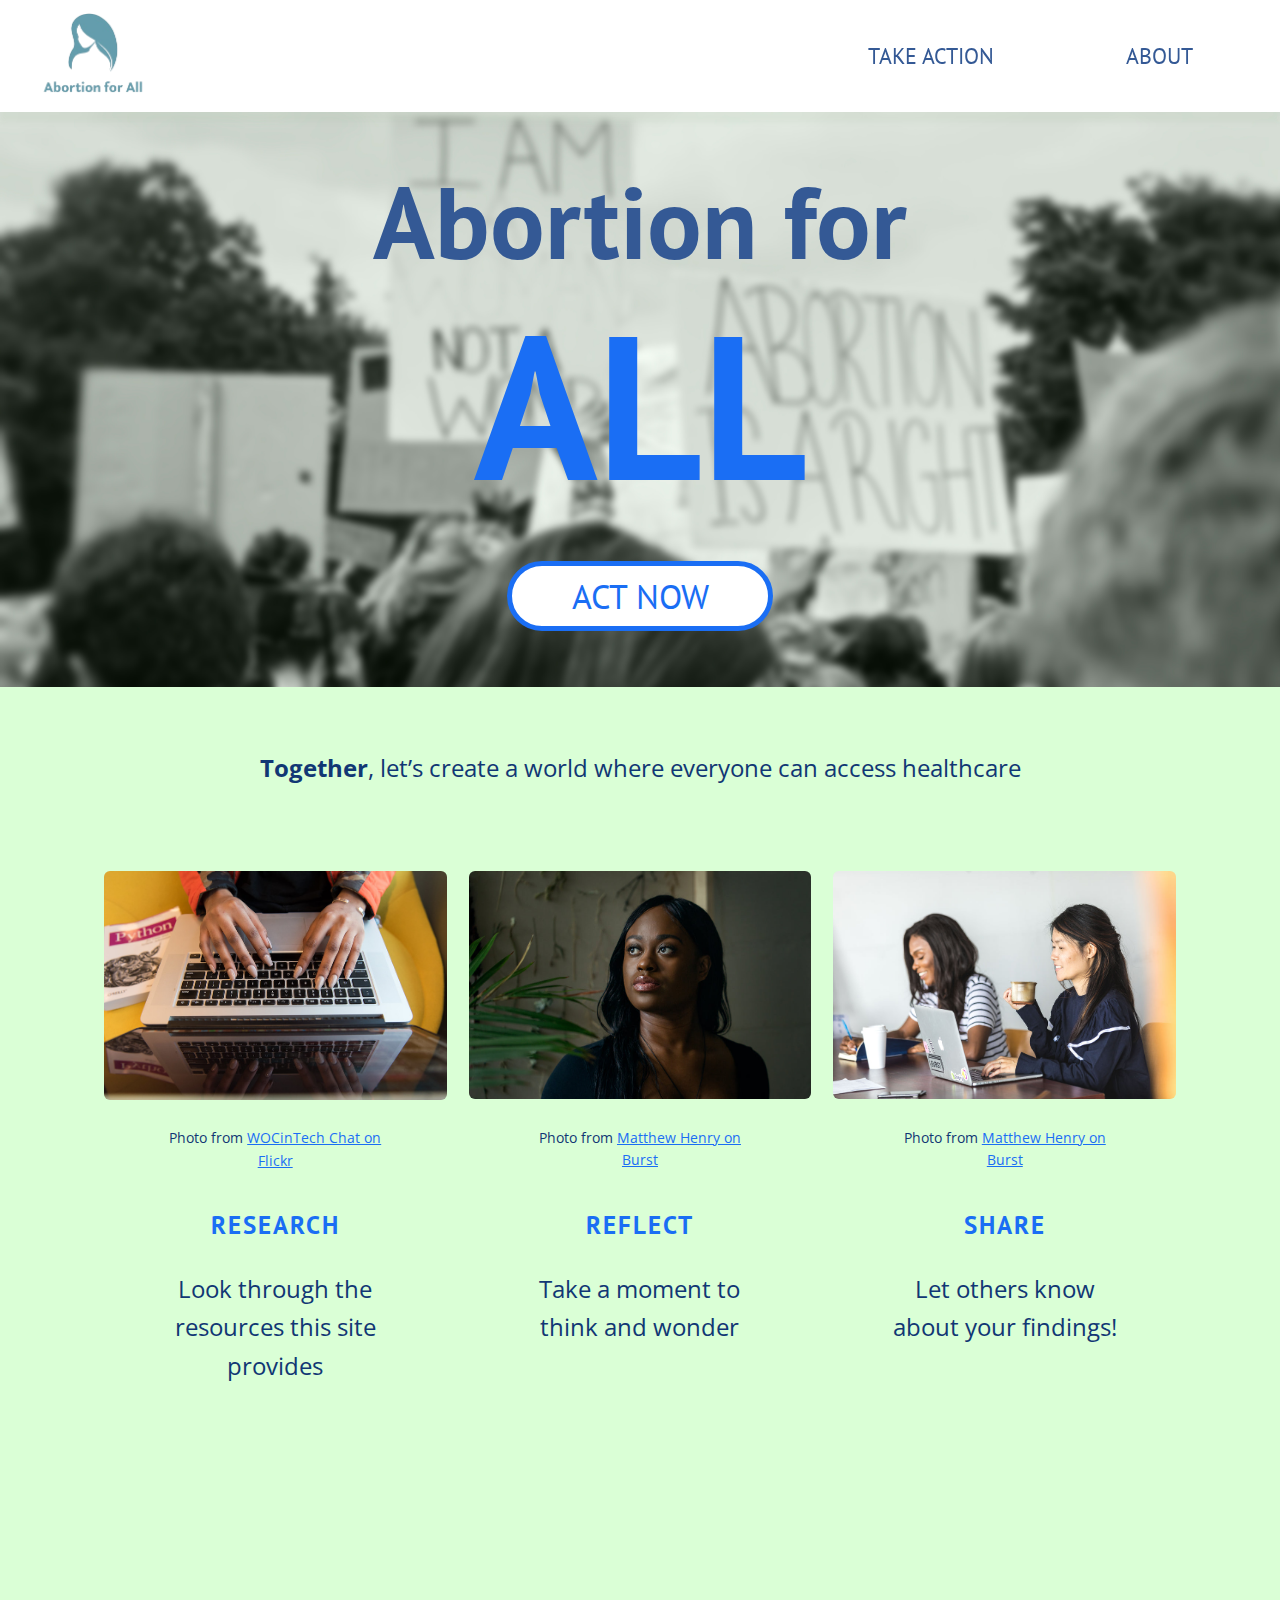
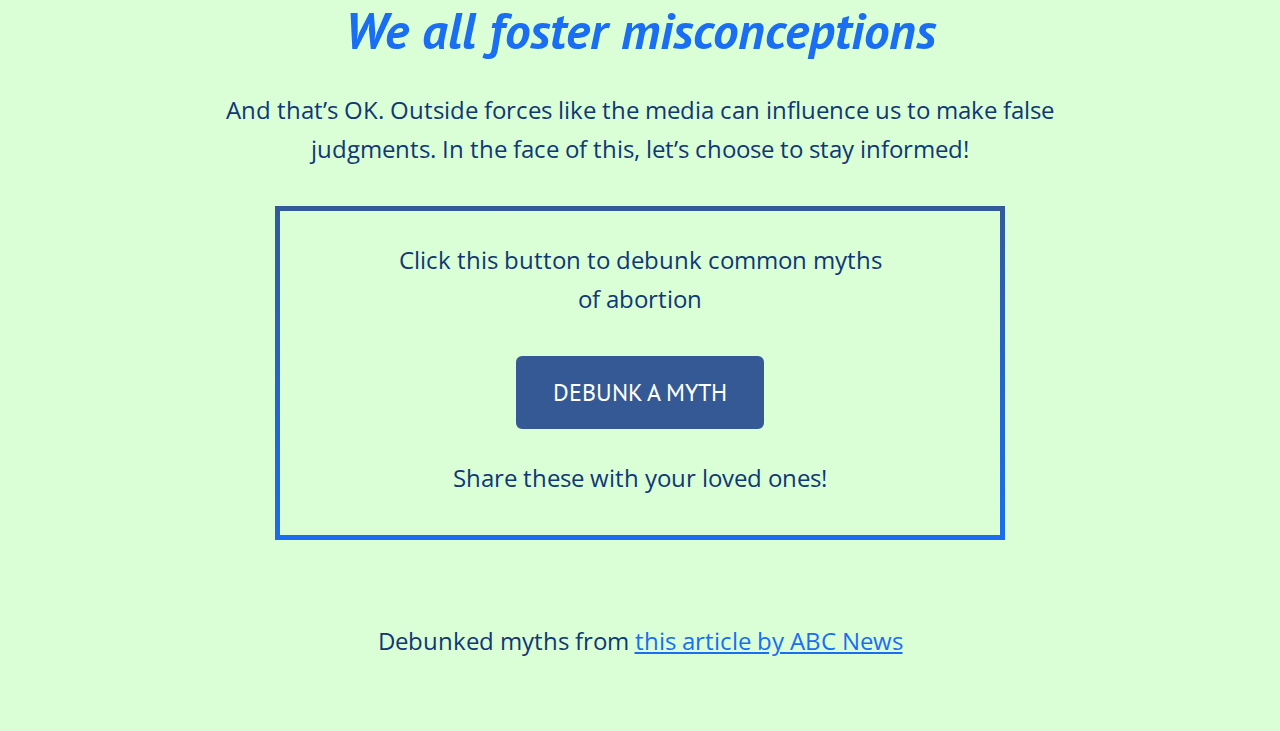
<file: index.html>
<!DOCTYPE html>
<html lang="en">
  <head>
    
    <title>Abortion for All</title>
    <meta charset="utf-8" />
	  <meta http-equiv="X-UA-Compatible" content="IE=edge" />
	  <meta name="viewport" content="width=device-width, initial-scale=1" />

	  <!-- link the webpage's stylesheet -->
	  <link rel="stylesheet" href="/style.css" />

	  <!-- link the webpage's JavaScript file -->
	  <script src="/script.js" defer></script>

    <!-- link the webpage's fonts -->
    <link rel="preconnect" href="https://fonts.googleapis.com">
<link rel="preconnect" href="https://fonts.gstatic.com" crossorigin>
<link href="https://fonts.googleapis.com/css2?family=Open+Sans:wght@300&family=PT+Sans:wght@700&family=Roboto&display=swap" rel="stylesheet">



  </head>
  
  <body>

    <!-- nav bar -->
    <nav>
      <ul class="nav-bar">
        <div class="logo">
          <a href="index.html"><img src="assets/logo.png" alt="Abortion for All logo"></a>
        </div>

        <div class="flex-item">

          <div>
            <li class="nav-item"><a href="about.html">About</a></li>
            
          </div>

        <div>
          <li class="nav-item"><a href="takeAction.html">Take Action</a></li>
        </div>

          
        </div>
        
      </ul>
    </nav>

    
    <!-- adding fixed background -->
    <header class="background-image">
     
      <h1>Abortion for <br> <span class="all">ALL</span></h1>
      <button class="act-now" onclick="location.href='takeAction.html';">ACT NOW</button>
      
    </header>

    <!-- adding animated heart icon -->
    <main>
      <script src="https://cdn.lordicon.com/xdjxvujz.js"></script>
<lord-icon
    src="https://cdn.lordicon.com/hdiorcun.json"
    trigger="loop"
    colors="primary:#345995,secondary:#1a6ef4"
    style="width:250px;height:250px">
</lord-icon>
      
      <p><strong>Together</strong>, let’s create a world where everyone can access healthcare</p>
      

      <!-- making flexbox -->
      <div class="flex-container">
        
        <div class="flex-item">
          <img src="assets/laptop.jpg" alt="An image of a woman typing on a laptop">
          
          <p class="subtitle">Photo from <a href="https://www.flickr.com/photos/wocintechchat/25926666311/">WOCinTech Chat on Flickr</a></p>
          
          <h3>Research</h3>
          <p>Look through the resources this site provides</p>
        </div>

        
        <div class="flex-item"> 
          <img src="assets/woman.jpg" alt="A portrait of a woman looking to the left of the camera">
          
          <p class="subtitle">Photo from <a href="https://burst.shopify.com/photos/portrait-of-young-adult-with-black-hair?q=womens+rights">Matthew Henry on Burst</a></p>
          
          <h3>Reflect</h3>
          <p>Take a moment to think and wonder</p>
        </div>

        
        <div class="flex-item">
          <img src="assets/working-women.jpg" alt="A photo of two women working together at a table">
          
          <p class="subtitle">Photo from <a href="https://burst.shopify.com/photos/two-women-sit-together-getting-work-done?q=womens+rights">Matthew Henry on Burst</a></p>
          
          <h3>Share</h3>
          <p>Let others know about your findings!</p>
        </div>
        
    </div>


      <!-- Home page bottom -->
      <h2>We all foster misconceptions</h2>

      <!-- adding animated eye icon -->
      <script src="https://cdn.lordicon.com/xdjxvujz.js"></script>
<lord-icon
    src="https://cdn.lordicon.com/tyounuzx.json"
    trigger="loop"
    colors="primary:#345995,secondary:#1a6ef4"
    style="width:250px;height:250px">
</lord-icon>
      
      <p>And that’s OK. Outside forces like the media can influence us to make false judgments. In the face of this, let’s choose to stay informed!</p>

      
      <!-- fact generator -->
      <div class="genFact">
        <p class="btnContext">Click this button to debunk common myths of abortion</p>
        
        <button id="factBtn">DEBUNK A MYTH</button>
        
        <p class="btnContext">Share these with your loved ones!</p>
      </div>

      <p id="fact"></p>
      <p class="attribution">Debunked myths from <a href="https://abcnews.go.com/Health/myths-abortion-debunked-supreme-court-decides-future-roe/story?id=84590525">this article by ABC News</a></p>

    
    </main>
    
    
    
  </body>
</html>
</file>
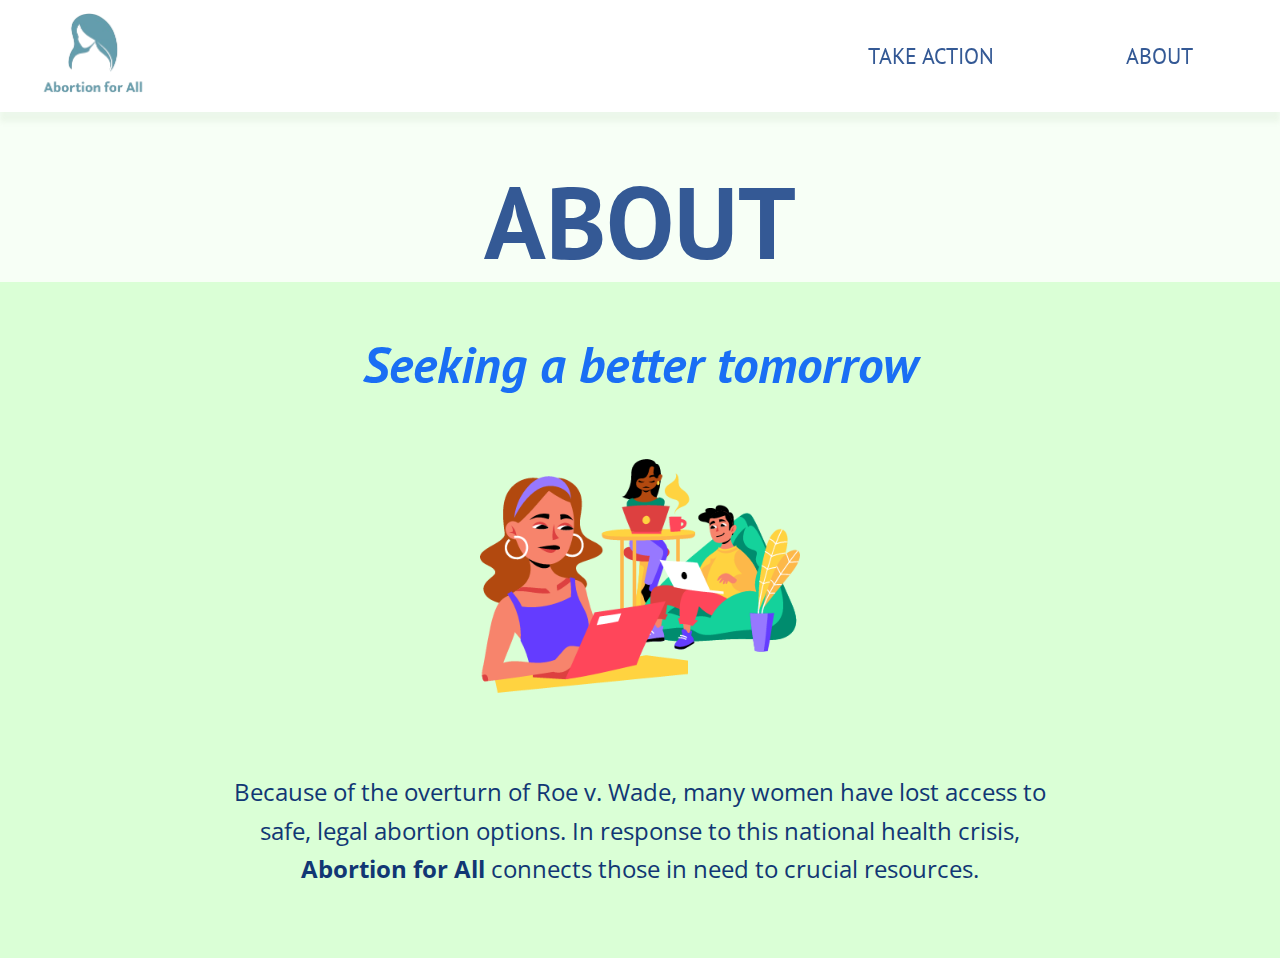
<file: about.html>
<!DOCTYPE html>
<html>
  <head>
    
    <title>ABOUT | Abortion for All</title>
    <meta charset="utf-8" />
	  <meta http-equiv="X-UA-Compatible" content="IE=edge" />
	  <meta name="viewport" content="width=device-width, initial-scale=1" />

	  <!-- link the webpage's stylesheet -->
	  <link rel="stylesheet" href="/style.css" />

	  <!-- link the webpage's JavaScript file -->
	  <script src="/script.js" defer></script>

    <!-- link the webpage's fonts -->
    <link rel="preconnect" href="https://fonts.googleapis.com">
<link rel="preconnect" href="https://fonts.gstatic.com" crossorigin>
<link href="https://fonts.googleapis.com/css2?family=Open+Sans:wght@300&family=PT+Sans:wght@700&family=Roboto&display=swap" rel="stylesheet">


  </head>
  
  <body>

    <!-- nav bar -->
    <nav>
      <ul class="nav-bar">
        <div class="logo">
          <a href="index.html"><img src="assets/logo.png" alt="Abortion for All logo"></a>
        </div>

        <div class="flex-item">

          <div>
            <li class="nav-item"><a href="about.html">About</a></li>
            
          </div>

        <div>
          <li class="nav-item"><a href="takeAction.html">Take Action</a></li>
        </div>


        </div>
        
      </ul>
    </nav>
    
    <header>
      <h1>ABOUT</h1>
    </header>

    <main>
      
      <h2>Seeking a better tomorrow</h2>
      
      <img class="graphic" src="assets/workspace.PNG" alt="A graphic of people working">
      
      <p>Because of the overturn of Roe v. Wade, many women have lost access to safe, legal abortion options. In response to this national health crisis, <strong>Abortion for All</strong> connects those in need to crucial resources.</p>

      
    </main>
    
    
    
  </body>
</html>
</file>
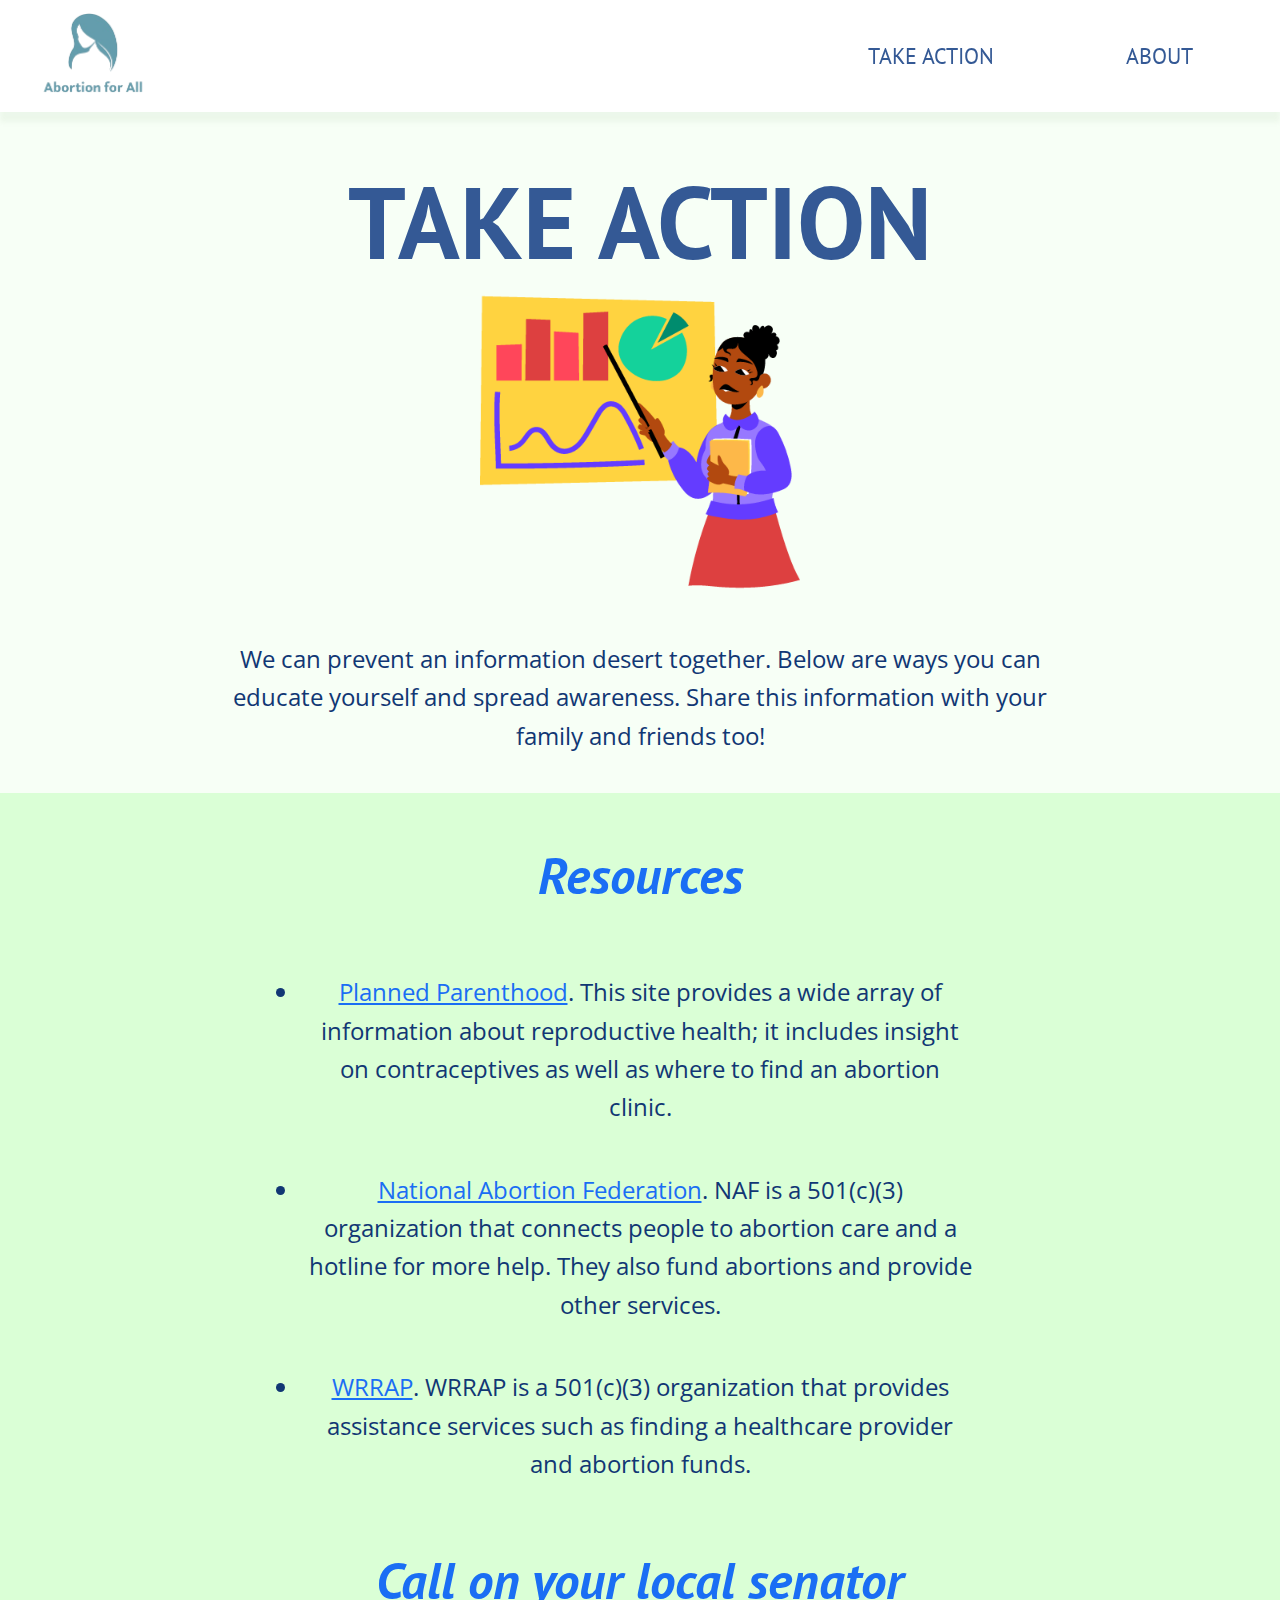
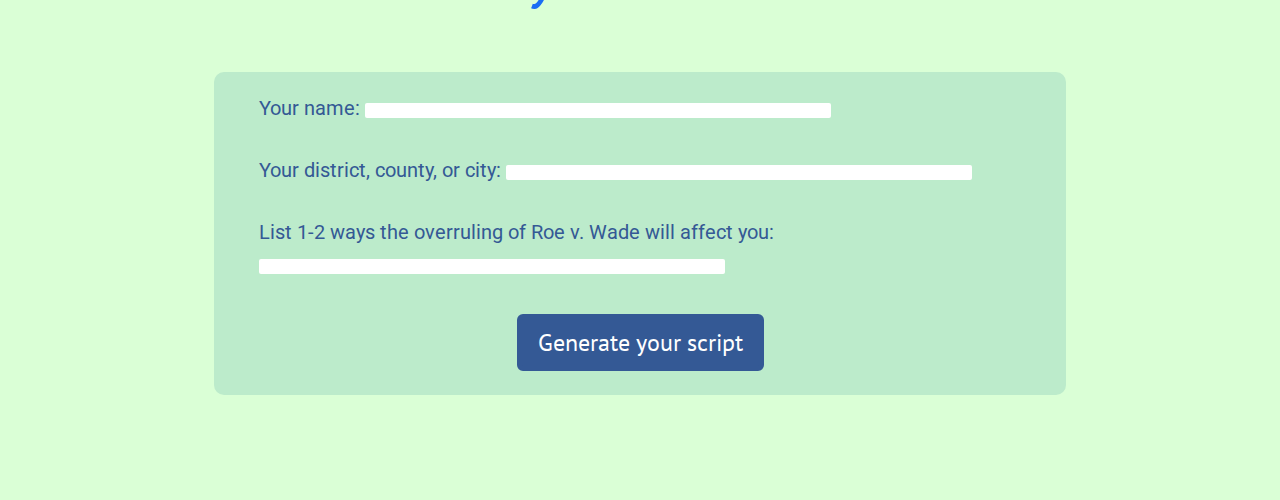
<file: takeAction.html>
<!DOCTYPE html>
<html>
  <head>
    
    <title>TAKE ACTION | Abortion for All</title>
    <meta charset="utf-8" />
	  <meta http-equiv="X-UA-Compatible" content="IE=edge" />
	  <meta name="viewport" content="width=device-width, initial-scale=1" />

	  <!-- link the webpage's stylesheet -->
	  <link rel="stylesheet" href="/style.css" />

	  <!-- link the webpage's JavaScript file -->
	  <script src="/script.js" defer></script>

    <!-- link the webpage's fonts -->
    <link rel="preconnect" href="https://fonts.googleapis.com">
<link rel="preconnect" href="https://fonts.gstatic.com" crossorigin>
<link href="https://fonts.googleapis.com/css2?family=Open+Sans:wght@300&family=PT+Sans:wght@700&family=Roboto&display=swap" rel="stylesheet">
    
  </head>
  
  <body>

    <!-- nav bar -->
    <nav>
      <ul class="nav-bar">
        <div class="logo">
          <a href="index.html"><img src="assets/logo.png" alt="Abortion for All logo"></a>
        </div>

        <div class="flex-item">

          <div>
            <li class="nav-item"><a href="about.html">About</a></li>
            
          </div>

        <div>
          <li class="nav-item"><a href="takeAction.html">Take Action</a></li>
        </div>


        </div>
        
      </ul>
    </nav>
    
    <header>
      <h1>TAKE ACTION</h1>
      
      <img class="graphic" src="assets/presenter.PNG" alt="A graphic of a woman giving a business presentation">

      <p>We can prevent an information desert together. Below are ways you can educate yourself and spread awareness. Share this information with your family and friends too!</p>
    </header>

    <main>

      <!-- resources section -->
      <h2>Resources</h2>

      
      <ul class="resources">
        
        <li><a href="https://www.plannedparenthood.org/">Planned Parenthood</a>. This site provides a wide array of information about reproductive health; it includes insight on contraceptives as well as where to find an abortion clinic.</li>
        
        <li><a href="https://prochoice.org/">National Abortion Federation</a>. NAF is a 501(c)(3) organization that connects people to abortion care and a hotline for more help. They also fund abortions and provide other services.</li>
        
        <li><a href="https://wrrap.org/">WRRAP</a>. WRRAP is a 501(c)(3) organization that provides assistance services such as finding a healthcare provider and abortion funds.</li>
        
      </ul>

      <!-- personalize it feature -->
      <h2>Call on your local senator</h2>

      
      <div class="scriptQues">

        <!-- name input -->

      <div class="scriptItem">
        <label for="yourName">Your name: </label>
        <input type="text" id="name">
      </div>
      
      <!-- region input -->

      <div class="scriptItem">
        <label for="yourLocation">Your district, county, or city: </label>
        <input type="text" id="location">
      </div>
  
      <!-- affect input -->

      <div class="scriptItem">
        <label for="yourExp">List 1-2 ways the overruling of Roe v. Wade will affect you: </label>
        <input type="text" id="exp">
      </div>

        
      <button id="scriptBtn">Generate your script</button>


        
      </div>

      <p id="scriptReturned"></p>

      
      
    </main>
    
    
    
  </body>
</html>
</file>
<file: style.css>
/* STYLE SECTIONING TAGS */
* { /* Reset the space of the webpage */
  margin: 0px;
  padding: 0px;
  box-sizing: border-box;
}

body {
  background-color: #F7FFF6;
  text-align: center;
  line-height: 1.6;
}

main {
  background-color: #DAFFD6;
  padding: 2em;
}

.background-image { /* CHANGE HOME PAGE BG */
  background-image: url("assets/protest-blurred.jpg");
  background-size: cover;
  background-attachment: fixed;
}


/* STYLE TEXT */

h1, h2, h3 {
  color: #1a6ef4;
  line-height: 1.2;
}

h1 {
  color: #345995;
  font-family: "PT Sans", Helvetica, sans-serif;
  font-size: 102px;
  padding-top: 10rem;
}

h2 {
  font-size: 51px;
  font-family: "PT Sans", Helvetica, sans-serif;
  font-style: italic;
  margin: 20px;
}

h3 {
  font-family: "PT Sans", Helvetica, sans-serif;
  font-size: 25px;

  text-transform: uppercase;
  letter-spacing: 2px;
}

p, .resources li {
  font-family: "Open Sans", Helvetica, sans-serif;
  font-size: 24px;
  color: #113774;
  
  padding: 6px;
  margin: 1em 15% 2rem 15%;
}

a {
  color: #1a6ef4;
}

.subtitle {
  font-size: 14px;
}

.all {
  font-size: 204px;
  color: #1a6ef4;
}

.resources {
  margin: 5% 10%;
}

#fact {
  font-size: 2rem;
  color: #1a6ef4;
}

/* STYLE IMAGES */

img {
  width: 100%;
  border-radius: 6px;
}

.flex-container {
  display: flex;
  flex-direction: row;
  flex-wrap: nowrap;

  margin: 66px 5% 166px 5%;
}

.flex-item {
  flex-basis: 100%;
  margin: 1%;
}

.graphic {
  width: 20rem;
}

/* CHANGE CSS BASED ON SCREEN SIZE */
/* Breakpoint 1 */

@media screen and (max-width: 850px) {

  .flex-container {
    flex-wrap: wrap;
  }

  header {
   padding: 0 10%;
  }

  h1 {
    margin-top: 3rem;
  }

  h2 {
    margin: 0 15%;
  }

  p {
    margin: 0 4%;
  }

  .btnContext {
    margin: 1%;
  }

  #fact {
    font-size: 1.25rem;
    margin: 0 2%;
  }

}

@media screen and (max-width: 992px) {

  .flex-container {
    margin: 0 2%;
  }

  h2 {
    margin: 0 10%;
  }

  #fact {
    font-size: 1.75rem;
  }

  .resources li {
    margin: 0 8%;
  }

}



/* STYLE NAV BAR */

nav {
  position: fixed;
  top: 0;
  left: 0;
  width: 100%;
  z-index: 2;
}

.logo img {
  width: 170px;
  transition: opacity .6s ease-in;
}

.logo img:hover {
  opacity: .75;
}

ul.nav-bar {
  list-style-type: none;
  overflow: hidden;

  background-color: white;
  padding: 8px;
  display: flex;
  align-items: center;
  justify-content: space-between;
  box-shadow: 0px 10px 5px rgba(147, 180, 139, 0.10);
}

li.nav-item {
  display: inline;
  float: right;
  padding: 14px 50px;
}

li.nav-item a {
  font-size: 22px;
  font-family: "PT Sans", Helvetica, sans-serif;
  color: #345995;
  text-decoration: none;
  text-transform: uppercase;
  
  margin: 14px 16px;
}

li.nav-item a:hover {
  color: #1a6ef4;
  border-bottom: 4px solid #1a6ef4;
}


/* STYLE BUTTONS */

.act-now {
  background-color: white;
  width: 266px;
  border-radius: 50px;
  border: 5px solid #1a6ef4;

  padding: 8px;
  margin: 1em auto 56px auto;

  text-decoration: none;
  color: #1a6ef4;
  font-family: "PT Sans", Helvetica, sans-serif;
  font-size: 34px;

  transition: color .6s ease-in-out;
}

.act-now:hover {
  background-color: #1a6ef4;
  cursor: pointer;
  color: white; 
}


/* STYLE FACT GENERATOR KEY FEATURE */

.genFact {
  border: 5px solid #345995;
  border-image: linear-gradient(#345995, #1a6ef4) 30;

  min-width: 50%;
  margin: 0 20%;
}

#factBtn {
  background-color: #345995;
  border: 5px solid #345995;
  cursor: pointer;
  border-radius: 6px;
  color: white;
  font-family: "PT Sans", Helvetica, sans-serif;
  font-size: 1.5rem;

  padding: 1rem 2rem;
  margin: 0 2em;

  transition: background-color .25s ease-out, border-color .25s ease-out;
}

#factBtn:hover {
  background-color: #1a6ef4;
  border: 5px solid #1a6ef4;
}


/* STYLE PERSONALIZE IT KEY FEATURE  */

.scriptQues {
  background-color: #BCEBCB;
  border-radius: 10px;
  font-family: "Roboto", Helvetica, sans-serif;
  color: #345995;
  font-size: 1.25rem;
  
  margin: 5% 15% 0px 15%;
}

.scriptItem {
  margin: 10px 10px 10px 15px;
  padding: 20px 20px 0px 30px;

  text-align: left;
}

input {
  border-radius: 2px;
  width: 60%;
  border-style: none;
}

#scriptReturned {
  margin: 5% 15% 0px 15%;
  color: #345995;
}

#scriptBtn {
  background-color: #345995;
  border: 5px solid #345995;
  cursor: pointer;
  border-radius: 6px;
  color: white;
  font-family: "PT Sans", Helvetica, sans-serif;
  font-size: 1.5rem;

  padding: .5rem 1rem;
  margin: 1em 2em;

  transition: background-color .25s ease-out, border-color .25s ease-out;
}

#scriptBtn:hover {
  background-color: #1a6ef4;
  border: 5px solid #1a6ef4;
}
</file>
